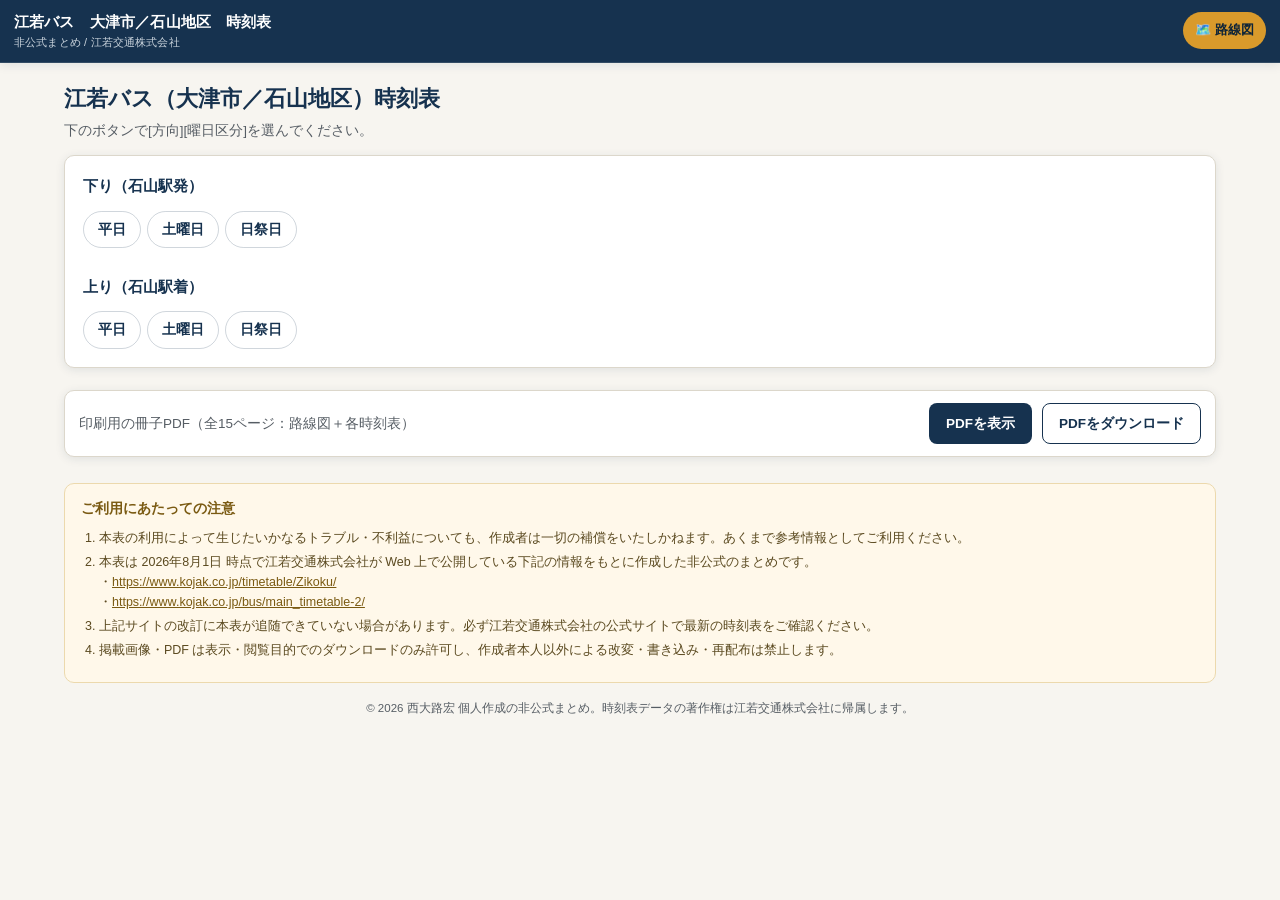
<file: index.html>
<!DOCTYPE html>
<html lang="ja">
<head>
 <!-- Google tag (gtag.js) -->
<script async src="https://www.googletagmanager.com/gtag/js?id=G-2DYWLZQLLW"></script>
<script>
  window.dataLayer = window.dataLayer || [];
  function gtag(){dataLayer.push(arguments);}
  gtag('js', new Date());
  gtag('config', 'G-2DYWLZQLLW');
</script>
<meta charset="UTF-8">
<meta name="viewport" content="width=device-width, initial-scale=1, viewport-fit=cover">
<title>トップ | 江若バス　大津市／石山地区　時刻表</title>
<meta name="description" content="江若バス 大津市／石山地区 時刻表 まとめサイト">
<link rel="stylesheet" href="assets/style.css">
</head>
<body>
<div id="site-nav"></div>

<main>
  <div class="page-head">
    <!--
<p>石山駅, 松原, 栄町, 唐橋前, 京阪石山寺, 石山寺山門前, 大浜, 石山小学校前, 石山幼稚園前, 野々宮, 滋賀大西門, 北千町, 中千町, 赤尾町, 南郷中学校, 南郷二丁目, 南郷二丁目東, 滋賀大前, 平津, 赤川, 南郷1丁目, 南郷洗堰, 南郷温泉, 岡の平, 新浜, 蛙岩, 立木観音前, 鹿跳岩, 宮前橋, 大石小学校, 宮前橋, 白州不動尊前, 外畑, 東大石淀町, 西大石淀町, ゴルフ場前, 曽束口, 曽束中, 曽束,曽束中, 曽束口, 内畑, 桜谷口, 桜谷中央, 極楽橋, 桜公園東, 桜谷中央, 桜谷口, 大石小学校, 大石中, 龍門, 奥出, 小田原口, 小田原
</p>
-->
    <h1>江若バス（大津市／石山地区）時刻表</h1>
    <p>下のボタンで[方向][曜日区分]を選んでください。</p>
  </div>

  <div class="sheet" style="padding:18px;">
    <h2 style="margin-top:0;font-size:15px;color:var(--navy);">下り（石山駅発）</h2>
    <div class="nav-cat" style="background:transparent;padding:0 0 14px;">
      <a class="tab" style="border-color:#16324f33;color:#16324f;" href="heijitsu-kudari.html">平日</a>
      <a class="tab" style="border-color:#16324f33;color:#16324f;" href="doyo-kudari.html">土曜日</a>
      <a class="tab" style="border-color:#16324f33;color:#16324f;" href="nichisai-kudari.html">日祭日</a>
    </div>
    <h2 style="font-size:15px;color:var(--navy);">上り（石山駅着）</h2>
    <div class="nav-cat" style="background:transparent;padding:0;">
      <a class="tab" style="border-color:#16324f33;color:#16324f;" href="heijitsu-nobori.html">平日</a>
      <a class="tab" style="border-color:#16324f33;color:#16324f;" href="doyo-nobori.html">土曜日</a>
      <a class="tab" style="border-color:#16324f33;color:#16324f;" href="nichisai-nobori.html">日祭日</a>
    </div>
  </div>

  <div class="pdf-cta">
    <div class="txt">印刷用の冊子PDF（全15ページ：路線図＋各時刻表）</div>
    <a class="btn btn-primary" href="pdf/kojak-timetable.pdf" target="_blank" rel="noopener">PDFを表示</a>
    <a class="btn btn-outline" href="pdf/kojak-timetable.pdf" download>PDFをダウンロード</a>
  </div>

<section class="notice">
  <h2>ご利用にあたっての注意</h2>
  <ol>
    <li>本表の利用によって生じたいかなるトラブル・不利益についても、作成者は一切の補償をいたしかねます。あくまで参考情報としてご利用ください。</li>
    <li>本表は 2026年8月1日 時点で江若交通株式会社が Web 上で公開している下記の情報をもとに作成した非公式のまとめです。<br>
      ・<a href="https://www.kojak.co.jp/timetable/Zikoku/" target="_blank" rel="noopener">https://www.kojak.co.jp/timetable/Zikoku/</a><br>
      ・<a href="https://www.kojak.co.jp/bus/main_timetable-2/" target="_blank" rel="noopener">https://www.kojak.co.jp/bus/main_timetable-2/</a>
    </li>
    <li>上記サイトの改訂に本表が追随できていない場合があります。必ず江若交通株式会社の公式サイトで最新の時刻表をご確認ください。</li>
    <li>掲載画像・PDF は表示・閲覧目的でのダウンロードのみ許可し、作成者本人以外による改変・書き込み・再配布は禁止します。</li>
  </ol>
</section>

<footer>
  &copy; 2026 西大路宏 個人作成の非公式まとめ。時刻表データの著作権は江若交通株式会社に帰属します。
</footer>

<script>
  window.PAGE_TYPE = "top";
  
</script>
<script src="assets/nav.js" defer></script>
</body>
</html>
</file>
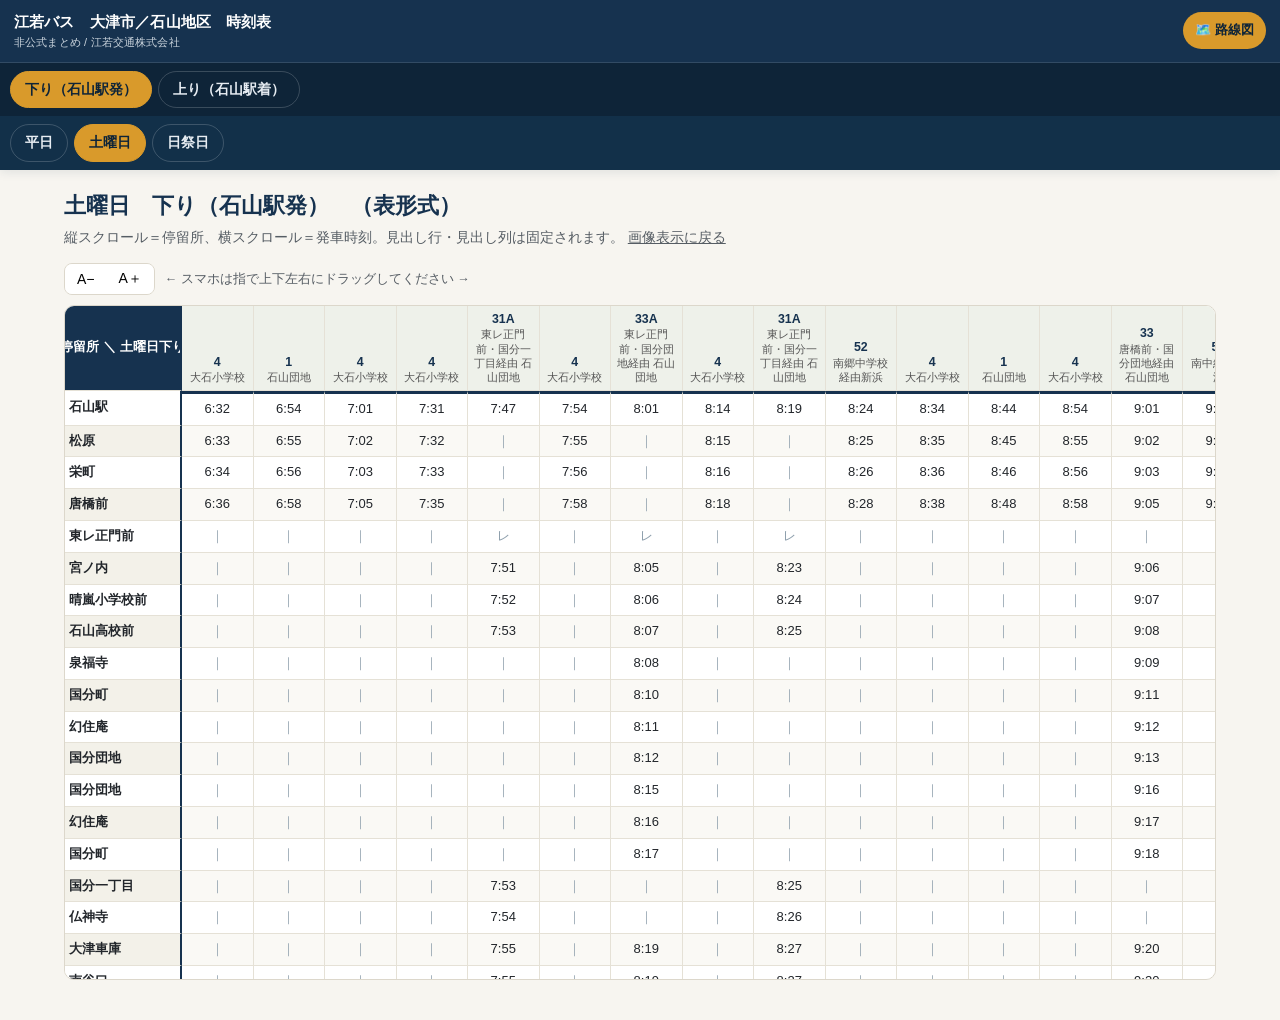
<file: doyo-kudari-table.html>
<!DOCTYPE html>
<html lang="ja">
<head>
<meta charset="UTF-8">
<meta name="viewport" content="width=device-width, initial-scale=1, viewport-fit=cover">
<title>土曜日 下り 表形式 | 江若バス（大石小学校線）時刻表</title>
<link rel="stylesheet" href="assets/style.css">
<link rel="stylesheet" href="assets/timetable-viewer.css">
</head>
<body>
<div id="site-nav"></div>

<main>
  <div class="page-head">
    <h1>土曜日　下り（石山駅発）　（表形式）</h1>
    <p>縦スクロール＝停留所、横スクロール＝発車時刻。見出し行・見出し列は固定されます。
      <a href="doyo-kudari-table.html">画像表示に戻る</a></p>
  </div>

  <div class="tt-toolbar" id="zoom-bar">
    <span class="tt-zoom">
      <button type="button" data-zoom="out" aria-label="文字を小さく">A−</button>
      <button type="button" data-zoom="in" aria-label="文字を大きく">A＋</button>
    </span>
    <span class="hint">← スマホは指で上下左右にドラッグしてください →</span>
  </div>

  <div class="tt-wrap" id="tt-mount">
    <p style="padding:20px;color:#888;">データを読み込み中…（data/doyo-kudari.json が見つからない場合はここに表示されません。scripts/xlsx_to_json.py で生成してください）</p>
  </div>
</main>

<script src="assets/nav.js" defer></script>
<script src="assets/timetable-viewer.js"></script>
<script>
  window.PAGE_TYPE = "timetable";
  window.PAGE_CAT = "doyo";
  window.PAGE_DIR = "kudari";

  fetch("data/doyo-kudari.json")
    .then(function (r) { if (!r.ok) throw new Error("not found"); return r.json(); })
    .then(function (data) {
      renderTimetable("tt-mount", data, { cornerLabel: "停留所 ＼ 土曜日下り" });
      setupTimetableZoom("zoom-bar", "#tt-mount");
    })
    .catch(function () {
      document.getElementById("tt-mount").innerHTML =
        '<p style="padding:20px;color:#b00;">data/doyo-kudari.json が読み込めませんでした。scripts/xlsx_to_json.py で生成し、data/ フォルダに配置してください。</p>';
    });
</script>
</body>
</html>
</file>
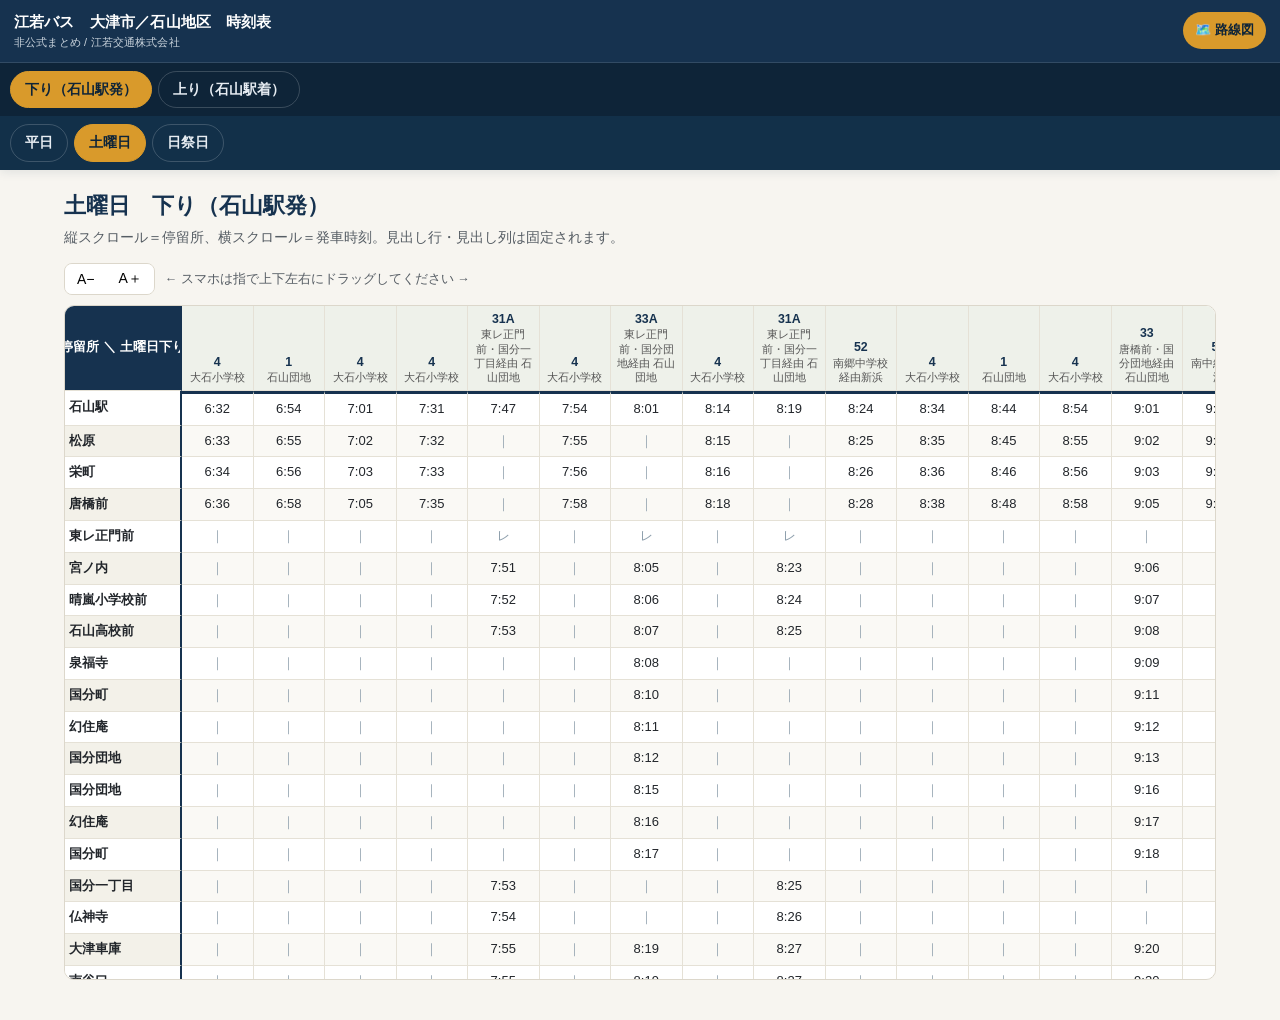
<file: doyo-kudari.html>
<!DOCTYPE html>
<html lang="ja">
<head>
<meta charset="UTF-8">
<meta name="viewport" content="width=device-width, initial-scale=1, viewport-fit=cover">
<title>土曜日 下り | 江若バス（大石小学校線）時刻表</title>
<link rel="stylesheet" href="assets/style.css">
<link rel="stylesheet" href="assets/timetable-viewer.css">
</head>
<body>
<div id="site-nav"></div>

<main>
  <div class="page-head">
    <h1>土曜日　下り（石山駅発）</h1>
    <p>縦スクロール＝停留所、横スクロール＝発車時刻。見出し行・見出し列は固定されます。
 <!--     <a href="doyo-kudari.html">画像表示に戻る</a></p> -->
  </div>

  <div class="tt-toolbar" id="zoom-bar">
    <span class="tt-zoom">
      <button type="button" data-zoom="out" aria-label="文字を小さく">A−</button>
      <button type="button" data-zoom="in" aria-label="文字を大きく">A＋</button>
    </span>
    <span class="hint">← スマホは指で上下左右にドラッグしてください →</span>
  </div>

  <div class="tt-wrap" id="tt-mount">
    <p style="padding:20px;color:#888;">データを読み込み中…（data/doyo-kudari.json が見つからない場合はここに表示されません。scripts/xlsx_to_json.py で生成してください）</p>
  </div>
</main>

<script src="assets/nav.js" defer></script>
<script src="assets/timetable-viewer.js"></script>
<script>
  window.PAGE_TYPE = "timetable";
  window.PAGE_CAT = "doyo";
  window.PAGE_DIR = "kudari";

  fetch("data/doyo-kudari.json")
    .then(function (r) { if (!r.ok) throw new Error("not found"); return r.json(); })
    .then(function (data) {
      renderTimetable("tt-mount", data, { cornerLabel: "停留所 ＼ 土曜日下り" });
      setupTimetableZoom("zoom-bar", "#tt-mount");
    })
    .catch(function () {
      document.getElementById("tt-mount").innerHTML =
        '<p style="padding:20px;color:#b00;">data/doyo-kudari.json が読み込めませんでした。scripts/xlsx_to_json.py で生成し、data/ フォルダに配置してください。</p>';
    });
</script>
</body>
</html>
</file>
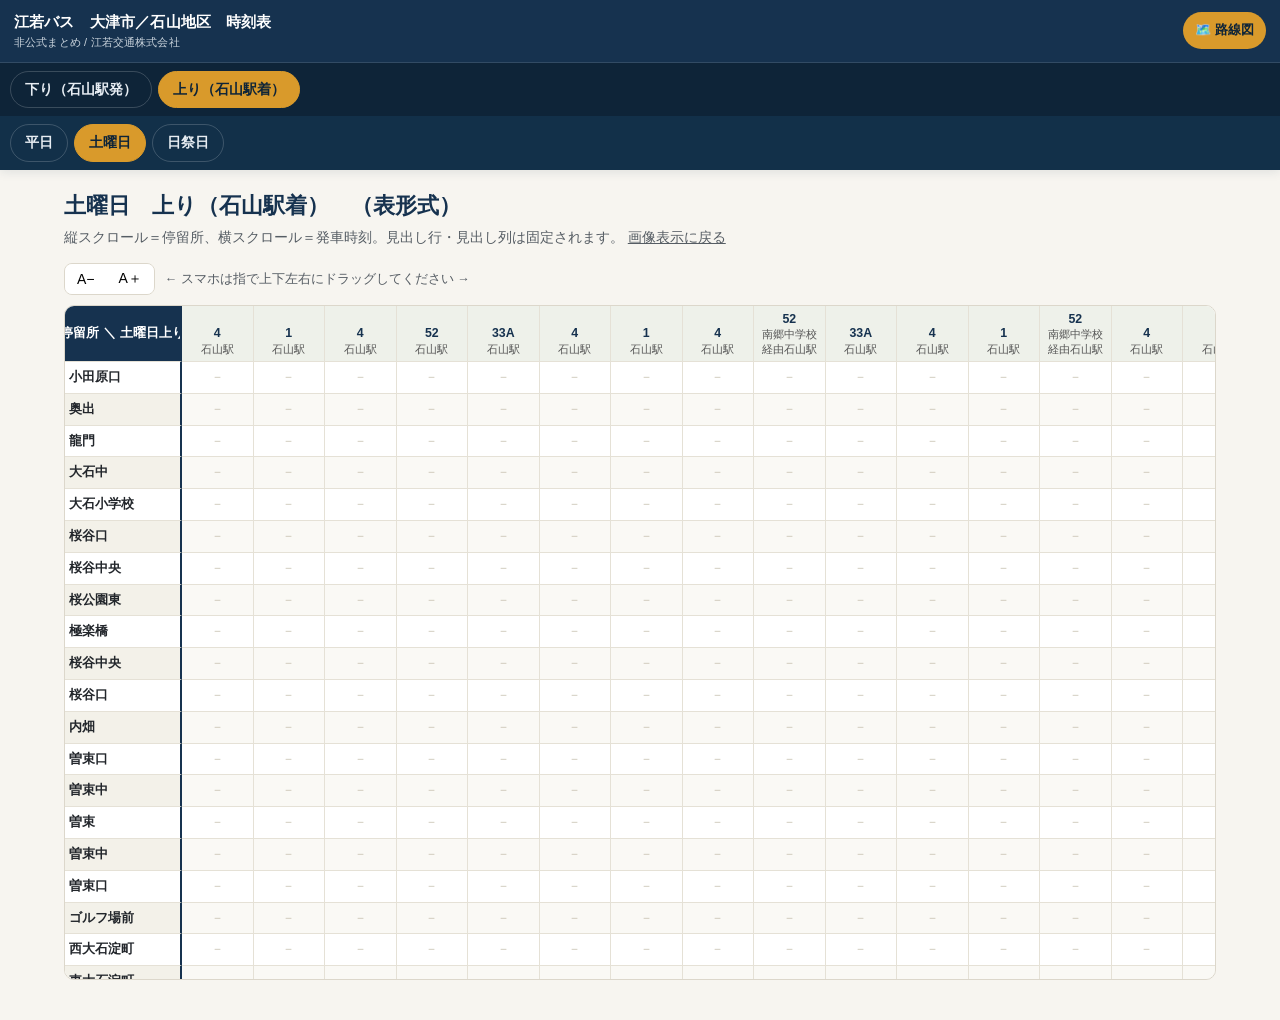
<file: doyo-nobori-table.html>
<!DOCTYPE html>
<html lang="ja">
<head>
<meta charset="UTF-8">
<meta name="viewport" content="width=device-width, initial-scale=1, viewport-fit=cover">
<title>土曜日 上り 表形式 | 江若バス（大石小学校線）時刻表</title>
<link rel="stylesheet" href="assets/style.css">
<link rel="stylesheet" href="assets/timetable-viewer.css">
</head>
<body>
<div id="site-nav"></div>

<main>
  <div class="page-head">
    <h1>土曜日　上り（石山駅着）　（表形式）</h1>
    <p>縦スクロール＝停留所、横スクロール＝発車時刻。見出し行・見出し列は固定されます。
      <a href="doyo-nobori-table.html">画像表示に戻る</a></p>
  </div>

  <div class="tt-toolbar" id="zoom-bar">
    <span class="tt-zoom">
      <button type="button" data-zoom="out" aria-label="文字を小さく">A−</button>
      <button type="button" data-zoom="in" aria-label="文字を大きく">A＋</button>
    </span>
    <span class="hint">← スマホは指で上下左右にドラッグしてください →</span>
  </div>

  <div class="tt-wrap" id="tt-mount">
    <p style="padding:20px;color:#888;">データを読み込み中…（data/doyo-nobori.json が見つからない場合はここに表示されません。scripts/xlsx_to_json.py で生成してください）</p>
  </div>
</main>

<script src="assets/nav.js" defer></script>
<script src="assets/timetable-viewer.js"></script>
<script>
  window.PAGE_TYPE = "timetable";
  window.PAGE_CAT = "doyo";
  window.PAGE_DIR = "nobori";

  fetch("data/doyo-nobori.json")
    .then(function (r) { if (!r.ok) throw new Error("not found"); return r.json(); })
    .then(function (data) {
      renderTimetable("tt-mount", data, { cornerLabel: "停留所 ＼ 土曜日上り" });
      setupTimetableZoom("zoom-bar", "#tt-mount");
    })
    .catch(function () {
      document.getElementById("tt-mount").innerHTML =
        '<p style="padding:20px;color:#b00;">data/doyo-nobori.json が読み込めませんでした。scripts/xlsx_to_json.py で生成し、data/ フォルダに配置してください。</p>';
    });
</script>
</body>
</html>
</file>
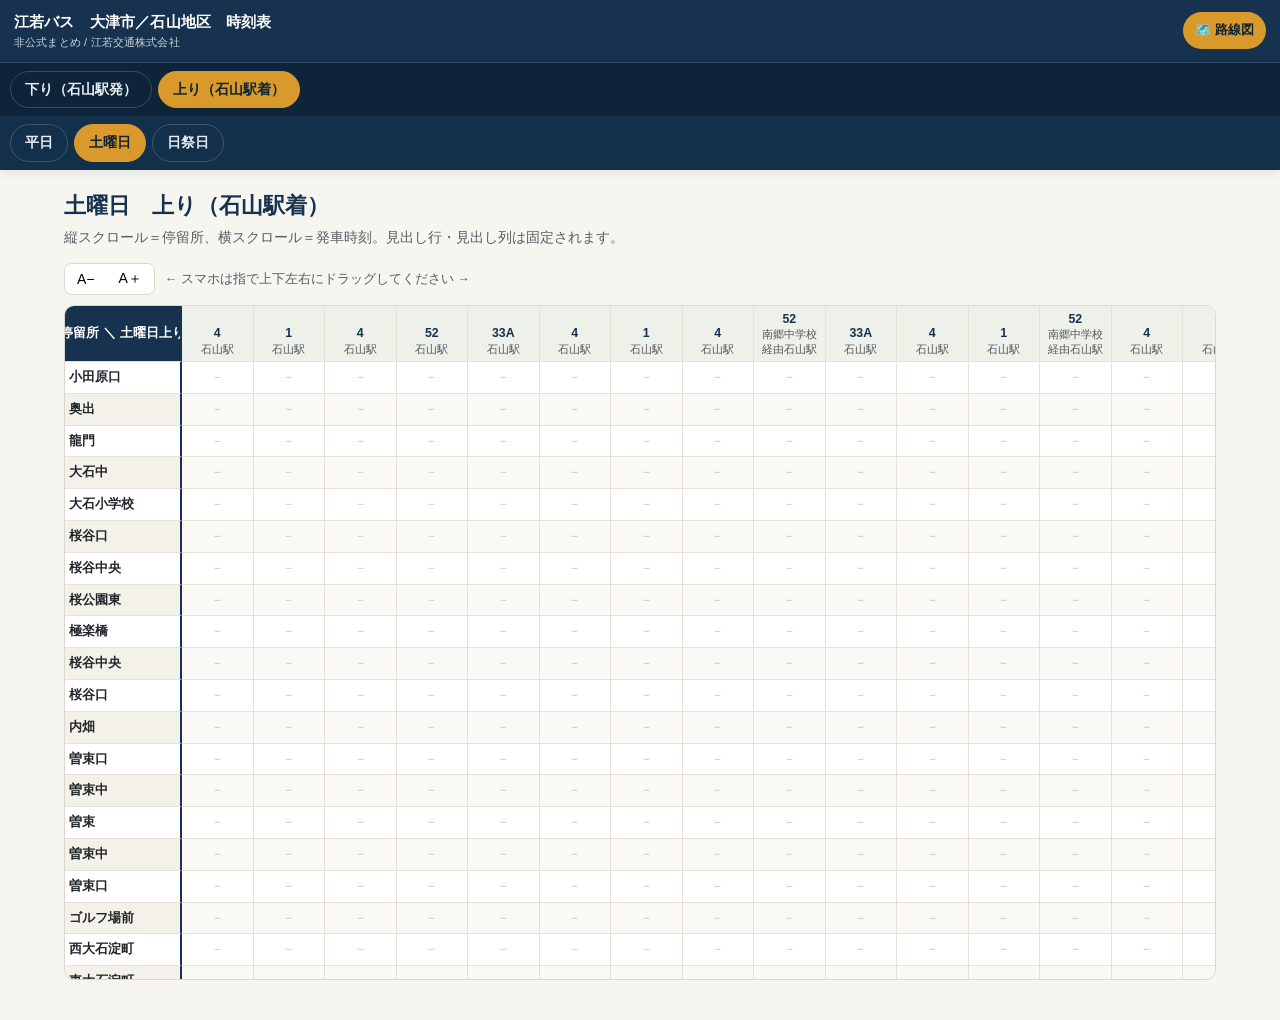
<file: doyo-nobori.html>
<!DOCTYPE html>
<html lang="ja">
<head>
<meta charset="UTF-8">
<meta name="viewport" content="width=device-width, initial-scale=1, viewport-fit=cover">
<title>土曜日 上り | 江若バス（大石小学校線）時刻表</title>
<link rel="stylesheet" href="assets/style.css">
<link rel="stylesheet" href="assets/timetable-viewer.css">
</head>
<body>
<div id="site-nav"></div>

<main>
  <div class="page-head">
    <h1>土曜日　上り（石山駅着）</h1>
    <p>縦スクロール＝停留所、横スクロール＝発車時刻。見出し行・見出し列は固定されます。
   <!--   <a href="doyo-nobori.html">画像表示に戻る</a></p> -->
  </div>

  <div class="tt-toolbar" id="zoom-bar">
    <span class="tt-zoom">
      <button type="button" data-zoom="out" aria-label="文字を小さく">A−</button>
      <button type="button" data-zoom="in" aria-label="文字を大きく">A＋</button>
    </span>
    <span class="hint">← スマホは指で上下左右にドラッグしてください →</span>
  </div>

  <div class="tt-wrap" id="tt-mount">
    <p style="padding:20px;color:#888;">データを読み込み中…（data/doyo-nobori.json が見つからない場合はここに表示されません。scripts/xlsx_to_json.py で生成してください）</p>
  </div>
</main>

<script src="assets/nav.js" defer></script>
<script src="assets/timetable-viewer.js"></script>
<script>
  window.PAGE_TYPE = "timetable";
  window.PAGE_CAT = "doyo";
  window.PAGE_DIR = "nobori";

  fetch("data/doyo-nobori.json")
    .then(function (r) { if (!r.ok) throw new Error("not found"); return r.json(); })
    .then(function (data) {
      renderTimetable("tt-mount", data, { cornerLabel: "停留所 ＼ 土曜日上り" });
      setupTimetableZoom("zoom-bar", "#tt-mount");
    })
    .catch(function () {
      document.getElementById("tt-mount").innerHTML =
        '<p style="padding:20px;color:#b00;">data/doyo-nobori.json が読み込めませんでした。scripts/xlsx_to_json.py で生成し、data/ フォルダに配置してください。</p>';
    });
</script>
</body>
</html>
</file>
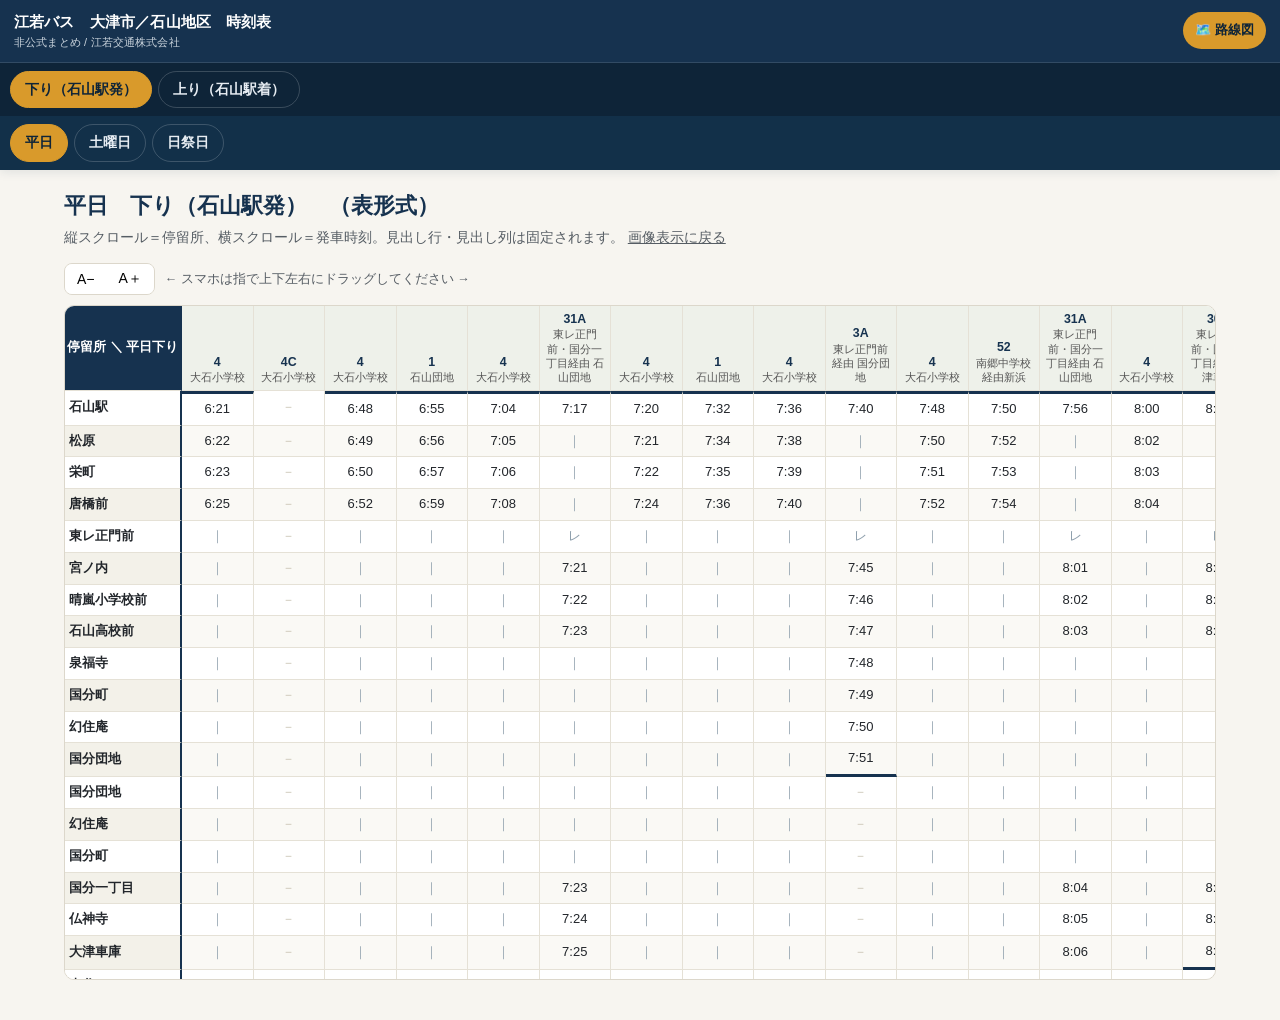
<file: heijitsu-kudari-table.html>
<!DOCTYPE html>
<html lang="ja">
<head>
<meta charset="UTF-8">
<meta name="viewport" content="width=device-width, initial-scale=1, viewport-fit=cover">
<title>平日 下り 表形式 | 江若バス（大石小学校線）時刻表</title>
<link rel="stylesheet" href="assets/style.css">
<link rel="stylesheet" href="assets/timetable-viewer.css">
</head>
<body>
<div id="site-nav"></div>

<main>
  <div class="page-head">
    <h1>平日　下り（石山駅発）　（表形式）</h1>
    <p>縦スクロール＝停留所、横スクロール＝発車時刻。見出し行・見出し列は固定されます。
      <a href="heijitsu-kudari-table.html">画像表示に戻る</a></p>
  </div>

  <div class="tt-toolbar" id="zoom-bar">
    <span class="tt-zoom">
      <button type="button" data-zoom="out" aria-label="文字を小さく">A−</button>
      <button type="button" data-zoom="in" aria-label="文字を大きく">A＋</button>
    </span>
    <span class="hint">← スマホは指で上下左右にドラッグしてください →</span>
  </div>

  <div class="tt-wrap" id="tt-mount">
    <p style="padding:20px;color:#888;">データを読み込み中…（data/heijitsu-kudari.json が見つからない場合はここに表示されません。scripts/xlsx_to_json.py で生成してください）</p>
  </div>
</main>

<script src="assets/nav.js" defer></script>
<script src="assets/timetable-viewer.js"></script>
<script>
  window.PAGE_TYPE = "timetable";
  window.PAGE_CAT = "heijitsu";
  window.PAGE_DIR = "kudari";

  fetch("data/heijitsu-kudari.json")
    .then(function (r) { if (!r.ok) throw new Error("not found"); return r.json(); })
    .then(function (data) {
      renderTimetable("tt-mount", data, { cornerLabel: "停留所 ＼ 平日下り" });
      setupTimetableZoom("zoom-bar", "#tt-mount");
    })
    .catch(function () {
      document.getElementById("tt-mount").innerHTML =
        '<p style="padding:20px;color:#b00;">data/heijitsu-kudari.json が読み込めませんでした。scripts/xlsx_to_json.py で生成し、data/ フォルダに配置してください。</p>';
    });
</script>
</body>
</html>
</file>
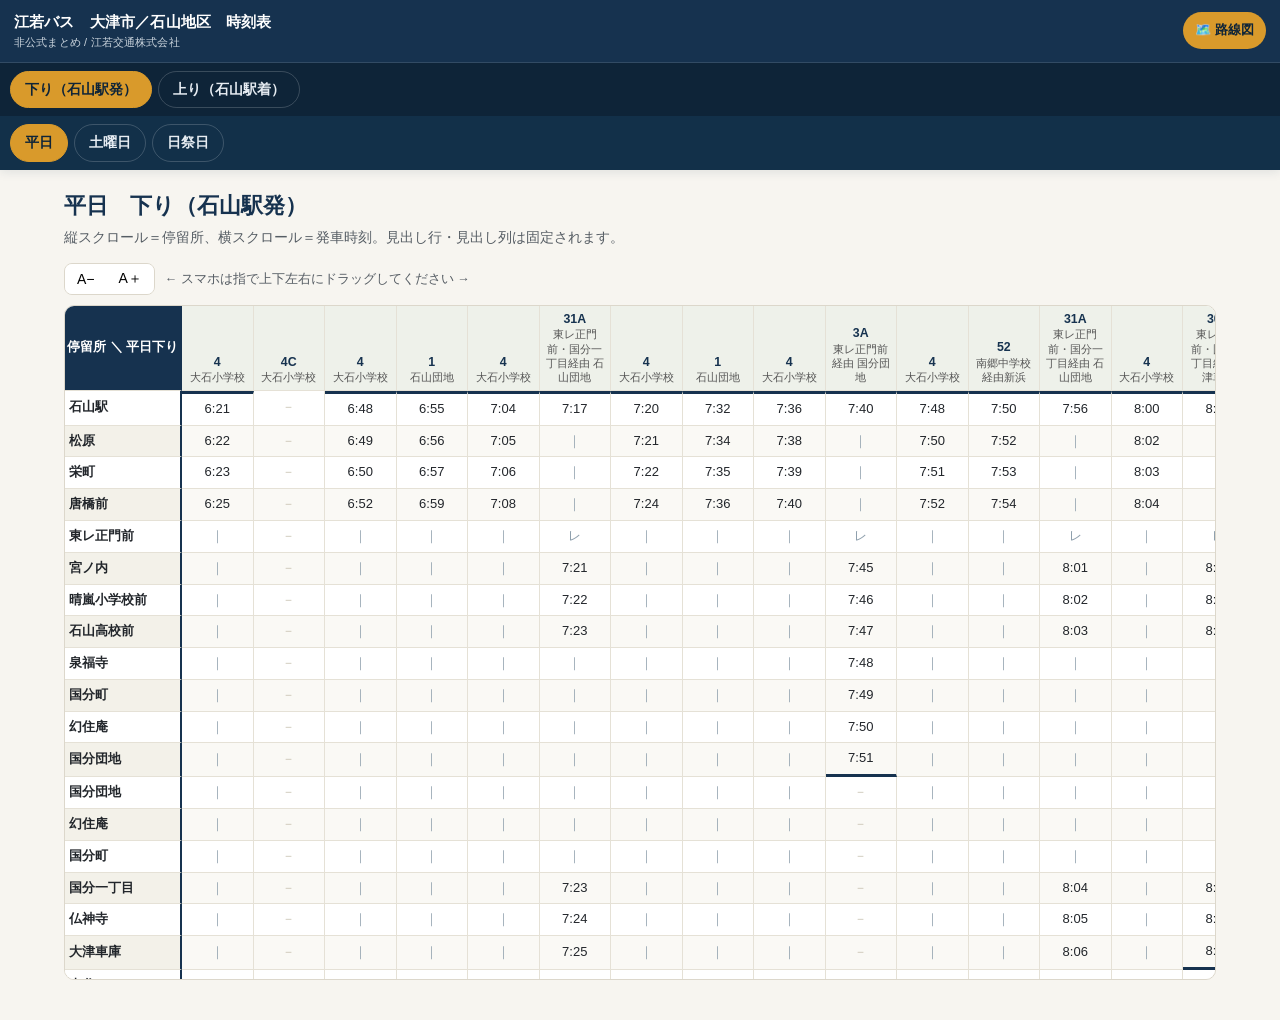
<file: heijitsu-kudari.html>
<!DOCTYPE html>
<html lang="ja">
<head>
<meta charset="UTF-8">
<meta name="viewport" content="width=device-width, initial-scale=1, viewport-fit=cover">
<title>平日 下り | 江若バス（大石小学校線）時刻表</title>
<link rel="stylesheet" href="assets/style.css">
<link rel="stylesheet" href="assets/timetable-viewer.css">
</head>
<body>
<div id="site-nav"></div>

<main>
  <div class="page-head">
    <h1>平日　下り（石山駅発）</h1>
    <p>縦スクロール＝停留所、横スクロール＝発車時刻。見出し行・見出し列は固定されます。
    <!--      <a href="heijitsu-kudari.html">画像表示に戻る</a>    -->
    </p>
  </div>

  <div class="tt-toolbar" id="zoom-bar">
    <span class="tt-zoom">
      <button type="button" data-zoom="out" aria-label="文字を小さく">A−</button>
      <button type="button" data-zoom="in" aria-label="文字を大きく">A＋</button>
    </span>
    <span class="hint">← スマホは指で上下左右にドラッグしてください →</span>
  </div>

  <div class="tt-wrap" id="tt-mount">
    <p style="padding:20px;color:#888;">データを読み込み中…（data/heijitsu-kudari.json が見つからない場合はここに表示されません。scripts/xlsx_to_json.py で生成してください）</p>
  </div>
</main>

<script src="assets/nav.js" defer></script>
<script src="assets/timetable-viewer.js"></script>
<script>
  window.PAGE_TYPE = "timetable";
  window.PAGE_CAT = "heijitsu";
  window.PAGE_DIR = "kudari";

  fetch("data/heijitsu-kudari.json")
    .then(function (r) { if (!r.ok) throw new Error("not found"); return r.json(); })
    .then(function (data) {
      renderTimetable("tt-mount", data, { cornerLabel: "停留所 ＼ 平日下り" });
      setupTimetableZoom("zoom-bar", "#tt-mount");
    })
    .catch(function () {
      document.getElementById("tt-mount").innerHTML =
        '<p style="padding:20px;color:#b00;">data/heijitsu-kudari.json が読み込めませんでした。scripts/xlsx_to_json.py で生成し、data/ フォルダに配置してください。</p>';
    });
</script>
</body>
</html>
</file>
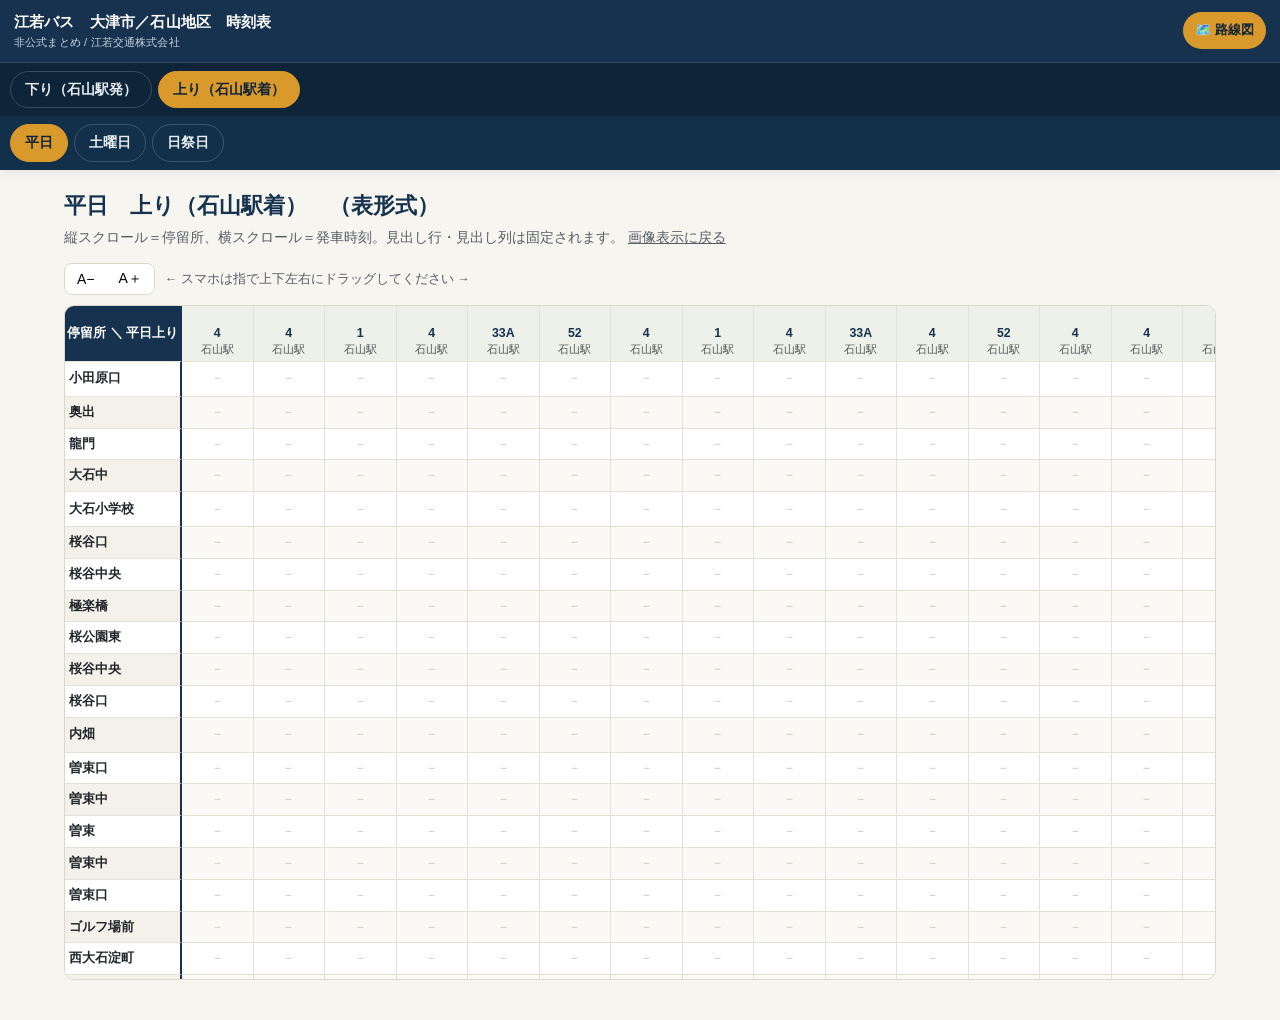
<file: heijitsu-nobori-table.html>
<!DOCTYPE html>
<html lang="ja">
<head>
<meta charset="UTF-8">
<meta name="viewport" content="width=device-width, initial-scale=1, viewport-fit=cover">
<title>平日 上り 表形式 | 江若バス（大石小学校線）時刻表</title>
<link rel="stylesheet" href="assets/style.css">
<link rel="stylesheet" href="assets/timetable-viewer.css">
</head>
<body>
<div id="site-nav"></div>

<main>
  <div class="page-head">
    <h1>平日　上り（石山駅着）　（表形式）</h1>
    <p>縦スクロール＝停留所、横スクロール＝発車時刻。見出し行・見出し列は固定されます。
      <a href="heijitsu-nobori-table.html">画像表示に戻る</a></p>
  </div>

  <div class="tt-toolbar" id="zoom-bar">
    <span class="tt-zoom">
      <button type="button" data-zoom="out" aria-label="文字を小さく">A−</button>
      <button type="button" data-zoom="in" aria-label="文字を大きく">A＋</button>
    </span>
    <span class="hint">← スマホは指で上下左右にドラッグしてください →</span>
  </div>

  <div class="tt-wrap" id="tt-mount">
    <p style="padding:20px;color:#888;">データを読み込み中…（data/heijitsu-nobori.json が見つからない場合はここに表示されません。scripts/xlsx_to_json.py で生成してください）</p>
  </div>
</main>

<script src="assets/nav.js" defer></script>
<script src="assets/timetable-viewer.js"></script>
<script>
  window.PAGE_TYPE = "timetable";
  window.PAGE_CAT = "heijitsu";
  window.PAGE_DIR = "nobori";

  fetch("data/heijitsu-nobori.json")
    .then(function (r) { if (!r.ok) throw new Error("not found"); return r.json(); })
    .then(function (data) {
      renderTimetable("tt-mount", data, { cornerLabel: "停留所 ＼ 平日上り" });
      setupTimetableZoom("zoom-bar", "#tt-mount");
    })
    .catch(function () {
      document.getElementById("tt-mount").innerHTML =
        '<p style="padding:20px;color:#b00;">data/heijitsu-nobori.json が読み込めませんでした。scripts/xlsx_to_json.py で生成し、data/ フォルダに配置してください。</p>';
    });
</script>
</body>
</html>
</file>
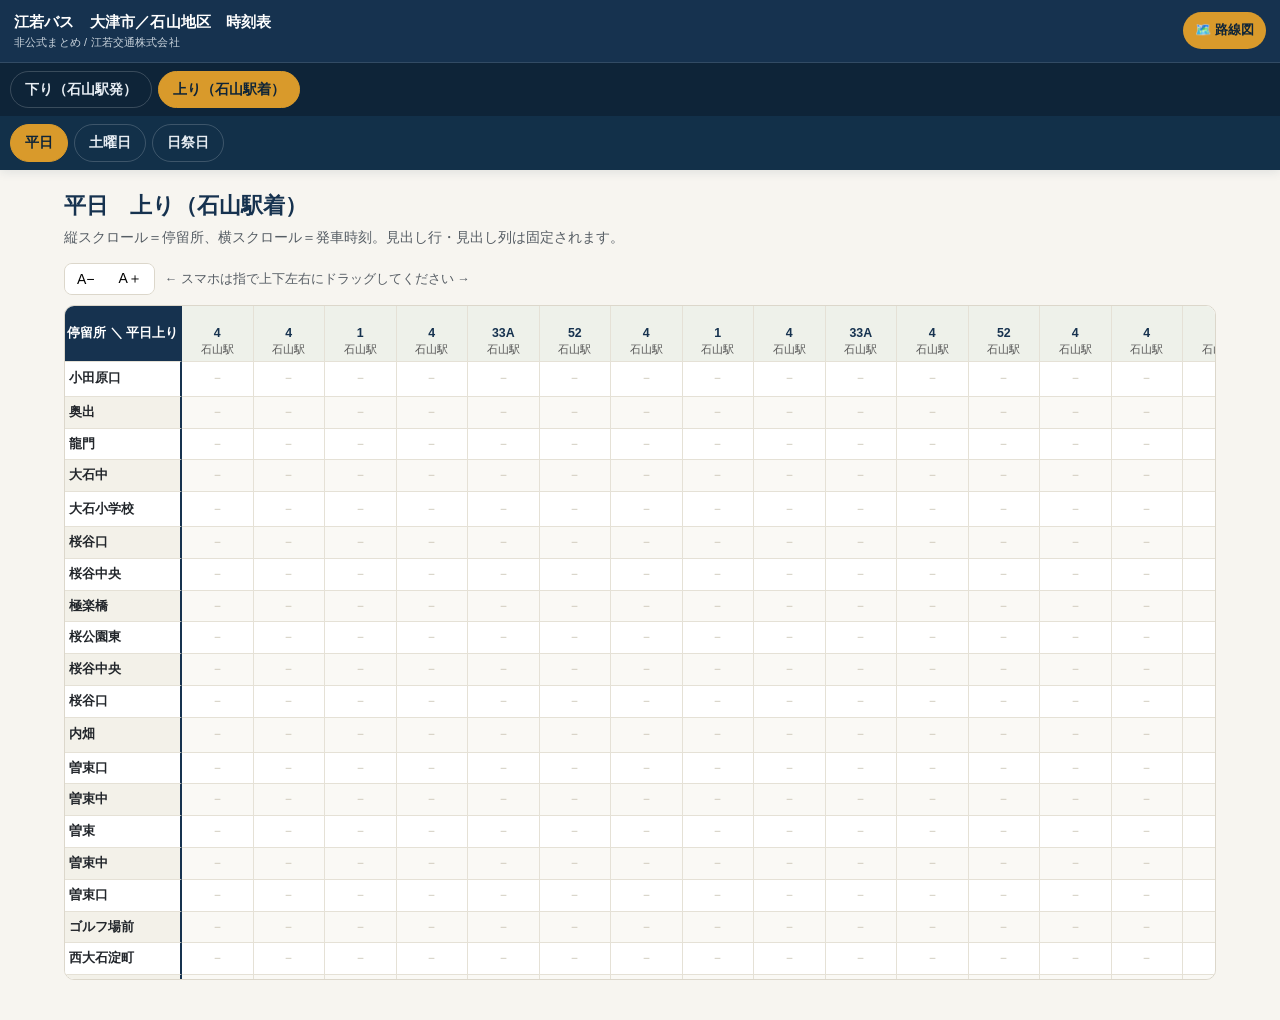
<file: heijitsu-nobori.html>
<!DOCTYPE html>
<html lang="ja">
<head>
<meta charset="UTF-8">
<meta name="viewport" content="width=device-width, initial-scale=1, viewport-fit=cover">
<title>平日 上り | 江若バス（大石小学校線）時刻表</title>
<link rel="stylesheet" href="assets/style.css">
<link rel="stylesheet" href="assets/timetable-viewer.css">
</head>
<body>
<div id="site-nav"></div>

<main>
  <div class="page-head">
    <h1>平日　上り（石山駅着）</h1>
    <p>縦スクロール＝停留所、横スクロール＝発車時刻。見出し行・見出し列は固定されます。
   <!--   <a href="heijitsu-nobori.html">画像表示に戻る</a></p> -->
  </div>

  <div class="tt-toolbar" id="zoom-bar">
    <span class="tt-zoom">
      <button type="button" data-zoom="out" aria-label="文字を小さく">A−</button>
      <button type="button" data-zoom="in" aria-label="文字を大きく">A＋</button>
    </span>
    <span class="hint">← スマホは指で上下左右にドラッグしてください →</span>
  </div>

  <div class="tt-wrap" id="tt-mount">
    <p style="padding:20px;color:#888;">データを読み込み中…（data/heijitsu-nobori.json が見つからない場合はここに表示されません。scripts/xlsx_to_json.py で生成してください）</p>
  </div>
</main>

<script src="assets/nav.js" defer></script>
<script src="assets/timetable-viewer.js"></script>
<script>
  window.PAGE_TYPE = "timetable";
  window.PAGE_CAT = "heijitsu";
  window.PAGE_DIR = "nobori";

  fetch("data/heijitsu-nobori.json")
    .then(function (r) { if (!r.ok) throw new Error("not found"); return r.json(); })
    .then(function (data) {
      renderTimetable("tt-mount", data, { cornerLabel: "停留所 ＼ 平日上り" });
      setupTimetableZoom("zoom-bar", "#tt-mount");
    })
    .catch(function () {
      document.getElementById("tt-mount").innerHTML =
        '<p style="padding:20px;color:#b00;">data/heijitsu-nobori.json が読み込めませんでした。scripts/xlsx_to_json.py で生成し、data/ フォルダに配置してください。</p>';
    });
</script>
</body>
</html>
</file>
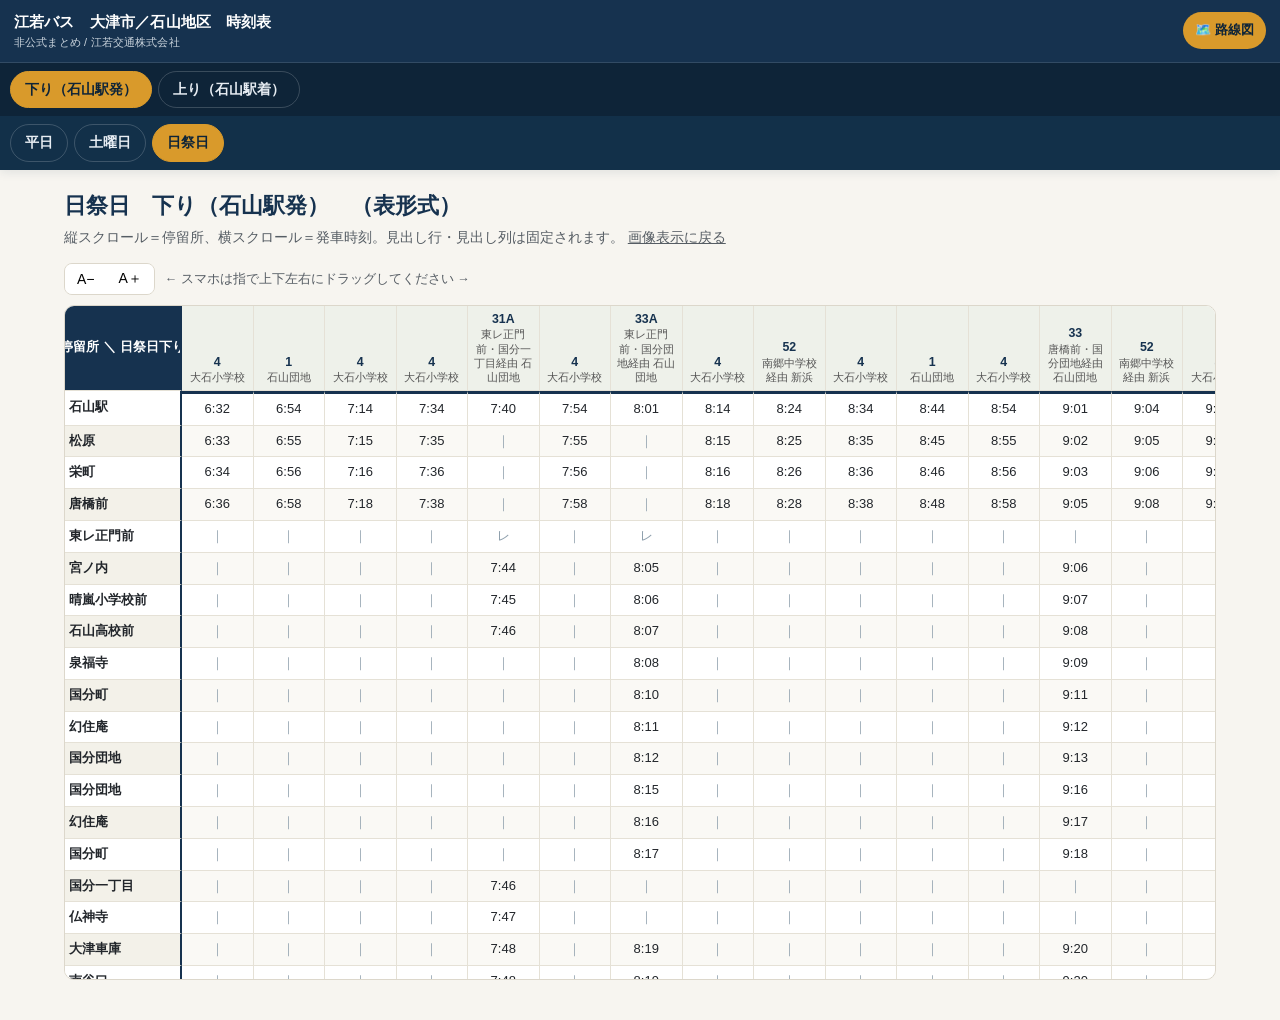
<file: nichisai-kudari-table.html>
<!DOCTYPE html>
<html lang="ja">
<head>
<meta charset="UTF-8">
<meta name="viewport" content="width=device-width, initial-scale=1, viewport-fit=cover">
<title>日祭日 下り 表形式 | 江若バス（大石小学校線）時刻表</title>
<link rel="stylesheet" href="assets/style.css">
<link rel="stylesheet" href="assets/timetable-viewer.css">
</head>
<body>
<div id="site-nav"></div>

<main>
  <div class="page-head">
    <h1>日祭日　下り（石山駅発）　（表形式）</h1>
    <p>縦スクロール＝停留所、横スクロール＝発車時刻。見出し行・見出し列は固定されます。
      <a href="nichisai-kudari-table.html">画像表示に戻る</a></p>
  </div>

  <div class="tt-toolbar" id="zoom-bar">
    <span class="tt-zoom">
      <button type="button" data-zoom="out" aria-label="文字を小さく">A−</button>
      <button type="button" data-zoom="in" aria-label="文字を大きく">A＋</button>
    </span>
    <span class="hint">← スマホは指で上下左右にドラッグしてください →</span>
  </div>

  <div class="tt-wrap" id="tt-mount">
    <p style="padding:20px;color:#888;">データを読み込み中…（data/nichisai-kudari.json が見つからない場合はここに表示されません。scripts/xlsx_to_json.py で生成してください）</p>
  </div>
</main>

<script src="assets/nav.js" defer></script>
<script src="assets/timetable-viewer.js"></script>
<script>
  window.PAGE_TYPE = "timetable";
  window.PAGE_CAT = "nichisai";
  window.PAGE_DIR = "kudari";

  fetch("data/nichisai-kudari.json")
    .then(function (r) { if (!r.ok) throw new Error("not found"); return r.json(); })
    .then(function (data) {
      renderTimetable("tt-mount", data, { cornerLabel: "停留所 ＼ 日祭日下り" });
      setupTimetableZoom("zoom-bar", "#tt-mount");
    })
    .catch(function () {
      document.getElementById("tt-mount").innerHTML =
        '<p style="padding:20px;color:#b00;">data/nichisai-kudari.json が読み込めませんでした。scripts/xlsx_to_json.py で生成し、data/ フォルダに配置してください。</p>';
    });
</script>
</body>
</html>
</file>
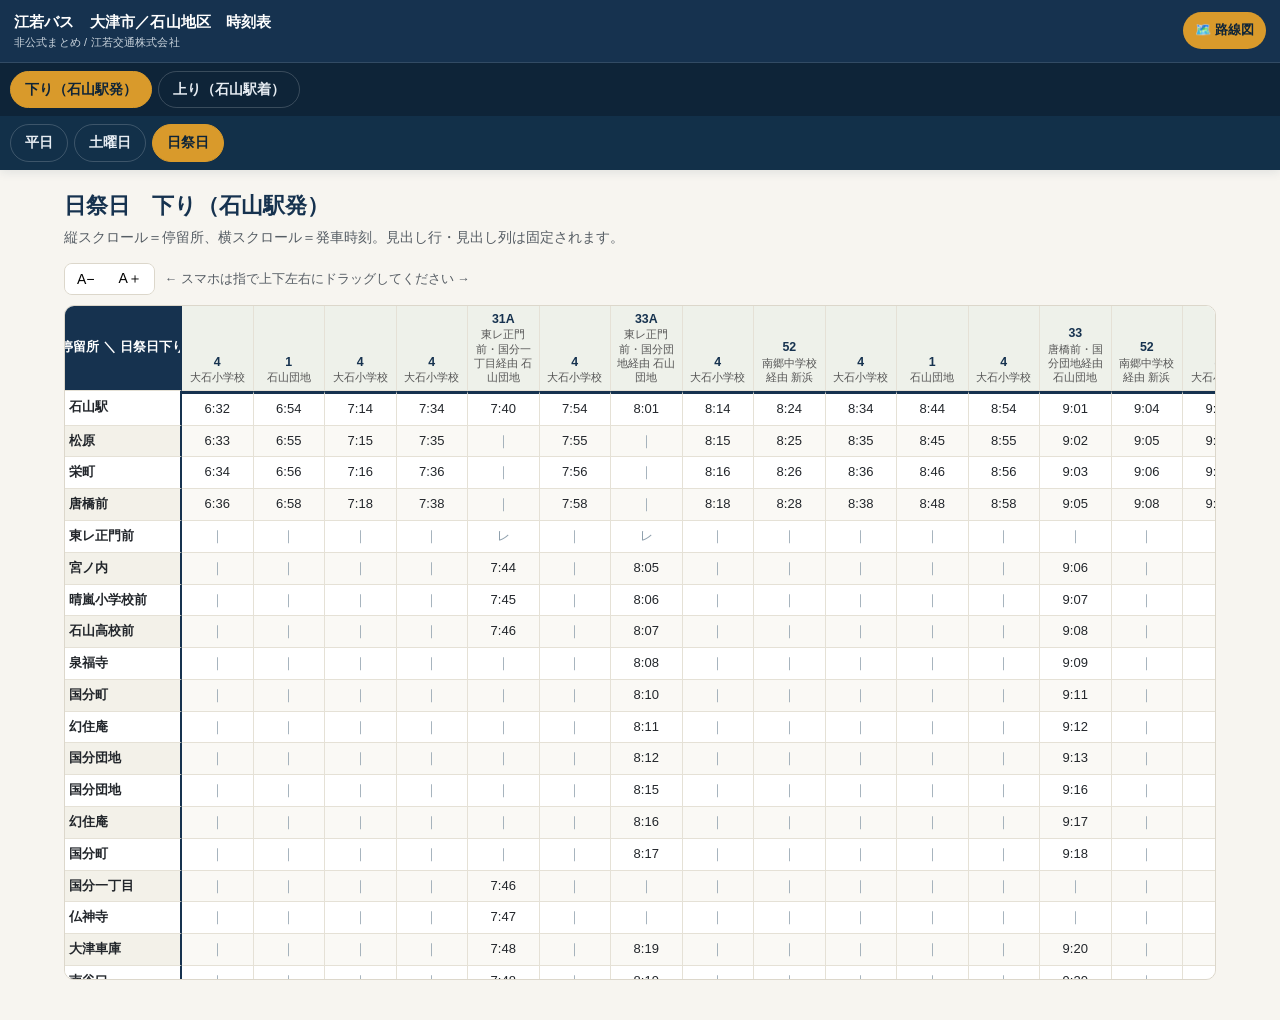
<file: nichisai-kudari.html>
<!DOCTYPE html>
<html lang="ja">
<head>
<meta charset="UTF-8">
<meta name="viewport" content="width=device-width, initial-scale=1, viewport-fit=cover">
<title>日祭日 下り | 江若バス（大石小学校線）時刻表</title>
<link rel="stylesheet" href="assets/style.css">
<link rel="stylesheet" href="assets/timetable-viewer.css">
</head>
<body>
<div id="site-nav"></div>

<main>
  <div class="page-head">
    <h1>日祭日　下り（石山駅発）</h1>
    <p>縦スクロール＝停留所、横スクロール＝発車時刻。見出し行・見出し列は固定されます。
  <!--    <a href="nichisai-kudari.html">画像表示に戻る</a></p> -->
  </div>

  <div class="tt-toolbar" id="zoom-bar">
    <span class="tt-zoom">
      <button type="button" data-zoom="out" aria-label="文字を小さく">A−</button>
      <button type="button" data-zoom="in" aria-label="文字を大きく">A＋</button>
    </span>
    <span class="hint">← スマホは指で上下左右にドラッグしてください →</span>
  </div>

  <div class="tt-wrap" id="tt-mount">
    <p style="padding:20px;color:#888;">データを読み込み中…（data/nichisai-kudari.json が見つからない場合はここに表示されません。scripts/xlsx_to_json.py で生成してください）</p>
  </div>
</main>

<script src="assets/nav.js" defer></script>
<script src="assets/timetable-viewer.js"></script>
<script>
  window.PAGE_TYPE = "timetable";
  window.PAGE_CAT = "nichisai";
  window.PAGE_DIR = "kudari";

  fetch("data/nichisai-kudari.json")
    .then(function (r) { if (!r.ok) throw new Error("not found"); return r.json(); })
    .then(function (data) {
      renderTimetable("tt-mount", data, { cornerLabel: "停留所 ＼ 日祭日下り" });
      setupTimetableZoom("zoom-bar", "#tt-mount");
    })
    .catch(function () {
      document.getElementById("tt-mount").innerHTML =
        '<p style="padding:20px;color:#b00;">data/nichisai-kudari.json が読み込めませんでした。scripts/xlsx_to_json.py で生成し、data/ フォルダに配置してください。</p>';
    });
</script>
</body>
</html>
</file>
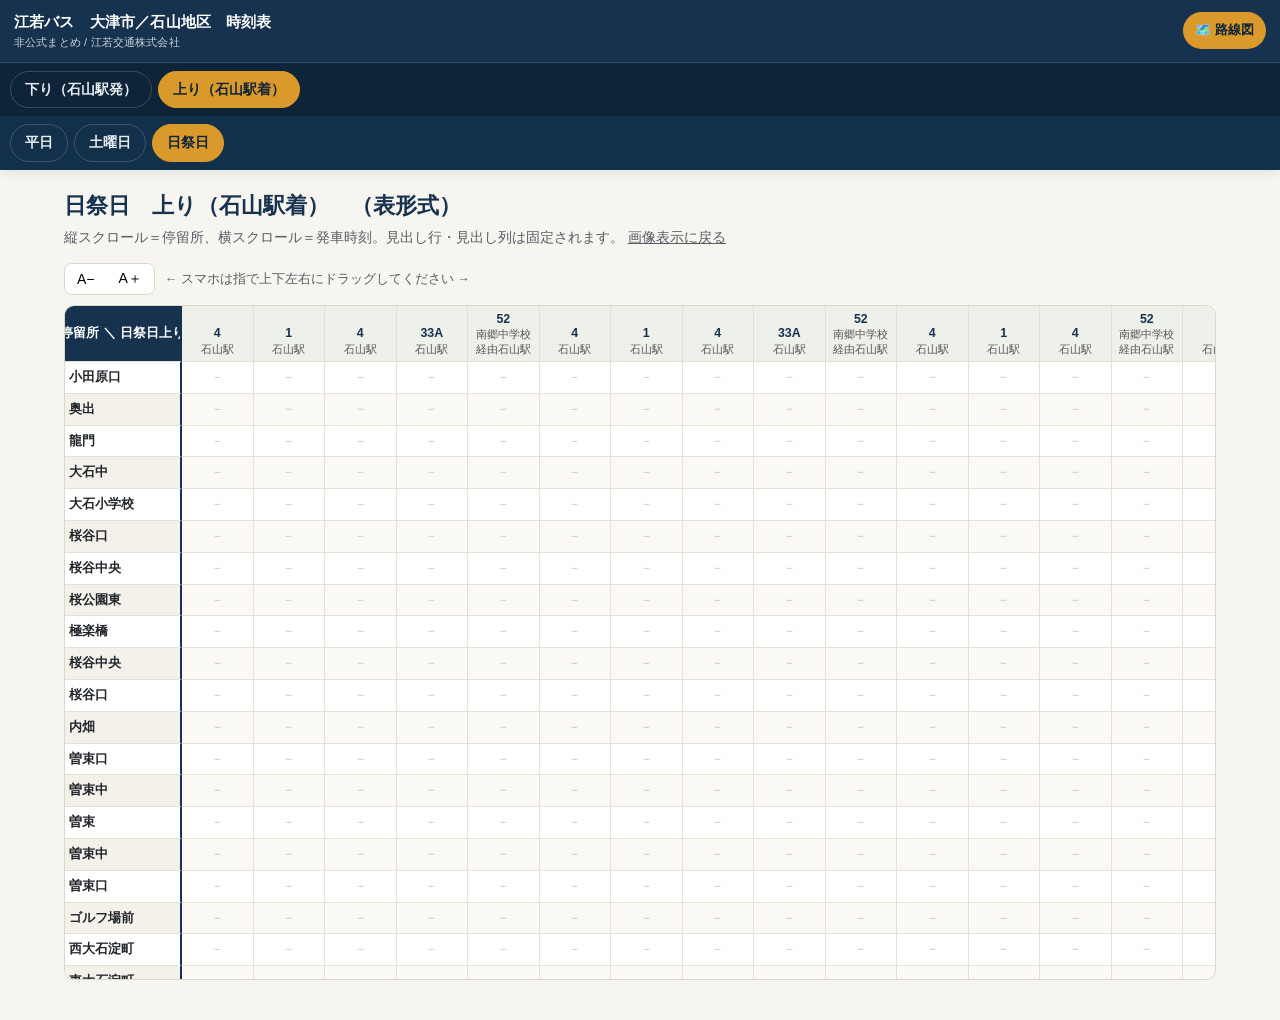
<file: nichisai-nobori-table.html>
<!DOCTYPE html>
<html lang="ja">
<head>
<meta charset="UTF-8">
<meta name="viewport" content="width=device-width, initial-scale=1, viewport-fit=cover">
<title>日祭日 上り 表形式 | 江若バス（大石小学校線）時刻表</title>
<link rel="stylesheet" href="assets/style.css">
<link rel="stylesheet" href="assets/timetable-viewer.css">
</head>
<body>
<div id="site-nav"></div>

<main>
  <div class="page-head">
    <h1>日祭日　上り（石山駅着）　（表形式）</h1>
    <p>縦スクロール＝停留所、横スクロール＝発車時刻。見出し行・見出し列は固定されます。
      <a href="nichisai-nobori-table.html">画像表示に戻る</a></p>
  </div>

  <div class="tt-toolbar" id="zoom-bar">
    <span class="tt-zoom">
      <button type="button" data-zoom="out" aria-label="文字を小さく">A−</button>
      <button type="button" data-zoom="in" aria-label="文字を大きく">A＋</button>
    </span>
    <span class="hint">← スマホは指で上下左右にドラッグしてください →</span>
  </div>

  <div class="tt-wrap" id="tt-mount">
    <p style="padding:20px;color:#888;">データを読み込み中…（data/nichisai-nobori.json が見つからない場合はここに表示されません。scripts/xlsx_to_json.py で生成してください）</p>
  </div>
</main>

<script src="assets/nav.js" defer></script>
<script src="assets/timetable-viewer.js"></script>
<script>
  window.PAGE_TYPE = "timetable";
  window.PAGE_CAT = "nichisai";
  window.PAGE_DIR = "nobori";

  fetch("data/nichisai-nobori.json")
    .then(function (r) { if (!r.ok) throw new Error("not found"); return r.json(); })
    .then(function (data) {
      renderTimetable("tt-mount", data, { cornerLabel: "停留所 ＼ 日祭日上り" });
      setupTimetableZoom("zoom-bar", "#tt-mount");
    })
    .catch(function () {
      document.getElementById("tt-mount").innerHTML =
        '<p style="padding:20px;color:#b00;">data/nichisai-nobori.json が読み込めませんでした。scripts/xlsx_to_json.py で生成し、data/ フォルダに配置してください。</p>';
    });
</script>
</body>
</html>
</file>
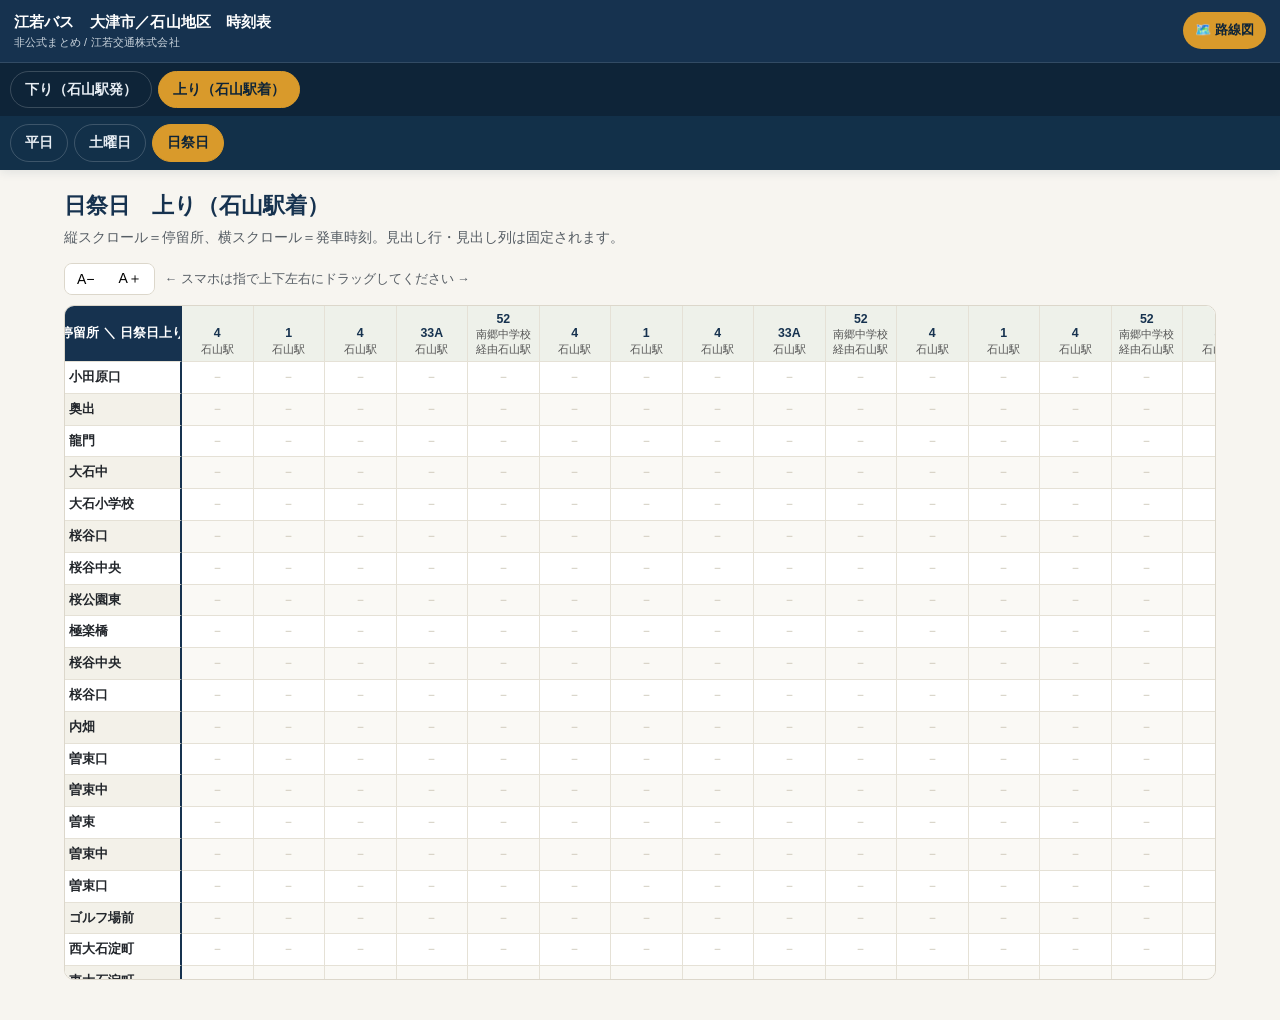
<file: nichisai-nobori.html>
<!DOCTYPE html>
<html lang="ja">
<head>
<meta charset="UTF-8">
<meta name="viewport" content="width=device-width, initial-scale=1, viewport-fit=cover">
<title>日祭日 上り | 江若バス（大石小学校線）時刻表</title>
<link rel="stylesheet" href="assets/style.css">
<link rel="stylesheet" href="assets/timetable-viewer.css">
</head>
<body>
<div id="site-nav"></div>

<main>
  <div class="page-head">
    <h1>日祭日　上り（石山駅着）</h1>
    <p>縦スクロール＝停留所、横スクロール＝発車時刻。見出し行・見出し列は固定されます。
  <!--    <a href="nichisai-nobori.html">画像表示に戻る</a></p> -->
  </div>

  <div class="tt-toolbar" id="zoom-bar">
    <span class="tt-zoom">
      <button type="button" data-zoom="out" aria-label="文字を小さく">A−</button>
      <button type="button" data-zoom="in" aria-label="文字を大きく">A＋</button>
    </span>
    <span class="hint">← スマホは指で上下左右にドラッグしてください →</span>
  </div>

  <div class="tt-wrap" id="tt-mount">
    <p style="padding:20px;color:#888;">データを読み込み中…（data/nichisai-nobori.json が見つからない場合はここに表示されません。scripts/xlsx_to_json.py で生成してください）</p>
  </div>
</main>

<script src="assets/nav.js" defer></script>
<script src="assets/timetable-viewer.js"></script>
<script>
  window.PAGE_TYPE = "timetable";
  window.PAGE_CAT = "nichisai";
  window.PAGE_DIR = "nobori";

  fetch("data/nichisai-nobori.json")
    .then(function (r) { if (!r.ok) throw new Error("not found"); return r.json(); })
    .then(function (data) {
      renderTimetable("tt-mount", data, { cornerLabel: "停留所 ＼ 日祭日上り" });
      setupTimetableZoom("zoom-bar", "#tt-mount");
    })
    .catch(function () {
      document.getElementById("tt-mount").innerHTML =
        '<p style="padding:20px;color:#b00;">data/nichisai-nobori.json が読み込めませんでした。scripts/xlsx_to_json.py で生成し、data/ フォルダに配置してください。</p>';
    });
</script>
</body>
</html>
</file>
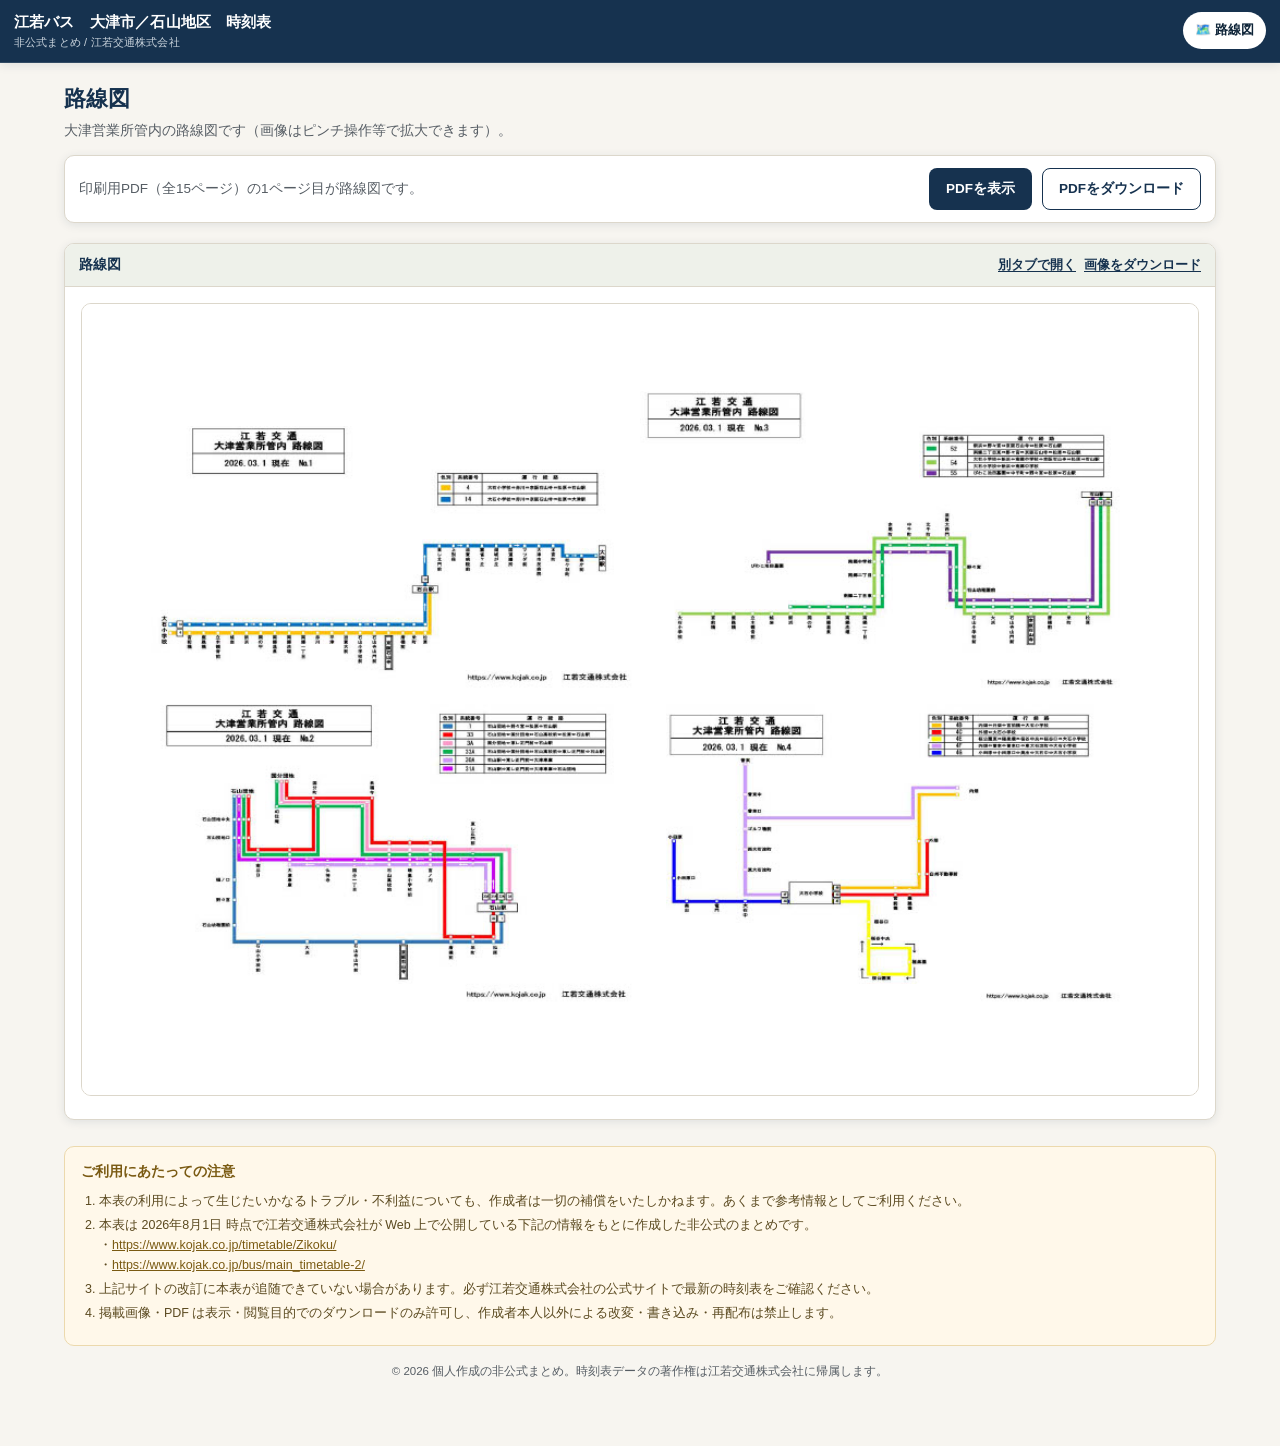
<file: rosenzu.html>
<!DOCTYPE html>
<html lang="ja">
<head>
<!-- Google tag (gtag.js) -->
<script async src="https://www.googletagmanager.com/gtag/js?id=G-2DYWLZQLLW"></script>
<script>
  window.dataLayer = window.dataLayer || [];
  function gtag(){dataLayer.push(arguments);}
  gtag('js', new Date());
  gtag('config', 'G-2DYWLZQLLW');
</script>
<meta charset="UTF-8">
<meta name="viewport" content="width=device-width, initial-scale=1, viewport-fit=cover">
<title>路線図 | 江若バス　大津市／石山地区</title>
<meta name="description" content="江若バス 江若バス　大津市／石山地区 路線図">
<link rel="stylesheet" href="assets/style.css">
</head>
<body>
<div id="site-nav"></div>

<main>
  <div class="page-head">
    <h1>路線図</h1>
    <p>大津営業所管内の路線図です（画像はピンチ操作等で拡大できます）。</p>
  </div>

  <div class="pdf-cta">
    <div class="txt">印刷用PDF（全15ページ）の1ページ目が路線図です。</div>
    <a class="btn btn-primary" href="pdf/kojak-timetable.pdf#page=1" target="_blank" rel="noopener">PDFを表示</a>
    <a class="btn btn-outline" href="pdf/kojak-timetable.pdf" download>PDFをダウンロード</a>
  </div>

  <div class="sheet">
    <div class="sheet-head">
      <span class="label">路線図</span>
      <span class="links">
        <a href="images/rosenzu-1.jpg" target="_blank" rel="noopener">別タブで開く</a>
        <a href="images/rosenzu-1.jpg" download>画像をダウンロード</a>
      </span>
    </div>
    <div class="map-wrap" style="padding:16px;">
      <img src="images/rosenzu-1.jpg" alt="江若バス大津営業所管内 路線図 石山駅, 松原, 栄町, 唐橋前, 京阪石山寺, 石山寺山門前, 大浜, 石山小学校前, 石山幼稚園前, 野々宮, 滋賀大西門, 北千町, 中千町, 赤尾町, 南郷中学校, 南郷二丁目, 南郷二丁目東, 滋賀大前, 平津, 赤川, 南郷1丁目, 南郷洗堰, 南郷温泉, 岡の平, 新浜, 蛙岩, 立木観音前, 鹿跳岩, 宮前橋, 大石小学校, 宮前橋, 白州不動尊前, 外畑, 東大石淀町, 西大石淀町, ゴルフ場前, 曽束口, 曽束中, 曽束,曽束中, 曽束口, 内畑, 桜谷口, 桜谷中央, 極楽橋, 桜公園東, 桜谷中央, 桜谷口, 大石小学校, 大石中, 龍門, 奥出, 小田原口, 小田原
" loading="lazy">
    </div>
  </div>

<section class="notice">
  <h2>ご利用にあたっての注意</h2>
  <ol>
    <li>本表の利用によって生じたいかなるトラブル・不利益についても、作成者は一切の補償をいたしかねます。あくまで参考情報としてご利用ください。</li>
    <li>本表は 2026年8月1日 時点で江若交通株式会社が Web 上で公開している下記の情報をもとに作成した非公式のまとめです。<br>
      ・<a href="https://www.kojak.co.jp/timetable/Zikoku/" target="_blank" rel="noopener">https://www.kojak.co.jp/timetable/Zikoku/</a><br>
      ・<a href="https://www.kojak.co.jp/bus/main_timetable-2/" target="_blank" rel="noopener">https://www.kojak.co.jp/bus/main_timetable-2/</a>
    </li>
    <li>上記サイトの改訂に本表が追随できていない場合があります。必ず江若交通株式会社の公式サイトで最新の時刻表をご確認ください。</li>
    <li>掲載画像・PDF は表示・閲覧目的でのダウンロードのみ許可し、作成者本人以外による改変・書き込み・再配布は禁止します。</li>
  </ol>
</section>

<footer>
  &copy; 2026 個人作成の非公式まとめ。時刻表データの著作権は江若交通株式会社に帰属します。
</footer>

<script>
  window.PAGE_TYPE = "map";
  
</script>
<script src="assets/nav.js" defer></script>
</body>
</html>
</file>
<file: assets/style.css>
/* ==========================================================
   江若バス 江若バス　大津市／石山地区　時刻表サイト 共通スタイル
   配色: 路線図の凡例色(紺・金・緑)をベースにした交通案内らしいトーン
   ========================================================== */
:root{
  --navy:      #16324f;   /* ヘッダー・基調色（紺） */
  --navy-dark: #0e2438;
  --gold:      #d99a2b;   /* アクセント（案内板の金） */
  --gold-dark: #b47c1c;
  --line-green:#5c8a3a;   /* 路線図に近い緑（サブアクセント） */
  --paper:     #f7f5f0;   /* 背景（紙色） */
  --ink:       #22262b;
  --ink-soft:  #565d64;
  --card:      #ffffff;
  --border:    #dcd7cb;
  --radius:    10px;
  --shadow:    0 2px 10px rgba(22,50,79,0.10);
  --focus:     #1f7ae0;
}

*{ box-sizing:border-box; }
html{ -webkit-text-size-adjust:100%; }

body{
  margin:0;
  background:var(--paper);
  color:var(--ink);
  font-family:"Hiragino Sans","Yu Gothic",-apple-system,BlinkMacSystemFont,"Segoe UI",sans-serif;
  line-height:1.6;
  min-height:100vh;
  display:flex;
  flex-direction:column;
}

a{ color:inherit; }
:focus-visible{
  outline:3px solid var(--focus);
  outline-offset:2px;
}

/* ---------- ナビゲーション（nav.js が #site-nav に描画） ---------- */
#site-nav{
  position:sticky; top:0; z-index:50;
  background:var(--navy);
  box-shadow:var(--shadow);
}
.nav-top{
  display:flex; align-items:center; justify-content:space-between;
  gap:12px; padding:10px 14px;
  border-bottom:1px solid rgba(255,255,255,0.12);
}
.site-title{
  color:#fff; font-weight:700; font-size:15px; text-decoration:none;
  letter-spacing:.01em;
}
.site-title small{ display:block; font-weight:400; font-size:11px; color:#c9d3dc; }
.btn-map{
  display:inline-flex; align-items:center; gap:6px;
  background:var(--gold); color:var(--navy-dark);
  font-weight:700; font-size:13px;
  padding:8px 12px; border-radius:999px; text-decoration:none;
  white-space:nowrap;
  transition:filter .15s ease;
}
.btn-map:hover{ filter:brightness(1.08); }
.btn-map.active{ background:#fff; }

.nav-dir, .nav-cat{
  display:flex; gap:6px; overflow-x:auto;
  padding:8px 10px;
  -webkit-overflow-scrolling:touch;
  scrollbar-width:thin;
}
.nav-dir{ background:var(--navy-dark); }
.nav-cat{ background:#123049; }

.tab{
  flex:0 0 auto;
  color:#e7edf3; text-decoration:none;
  font-size:13.5px; font-weight:600;
  padding:7px 14px;
  border-radius:999px;
  border:1px solid rgba(255,255,255,0.18);
  white-space:nowrap;
  transition:background .15s ease, color .15s ease;
}
.tab:hover{ background:rgba(255,255,255,0.10); }
.tab.active{
  background:var(--gold);
  color:var(--navy-dark);
  border-color:var(--gold);
}

/* ---------- メインコンテンツ ---------- */
main{ flex:1; width:100%; max-width:1180px; margin:0 auto; padding:18px 14px 40px; }

.page-head{ margin-bottom:14px; }
.page-head h1{
  margin:0 0 4px; font-size:22px; font-weight:800; color:var(--navy);
}
.page-head p{ margin:0; color:var(--ink-soft); font-size:13.5px; }

.pdf-cta{
  display:flex; flex-wrap:wrap; align-items:center; gap:10px;
  background:var(--card); border:1px solid var(--border);
  border-radius:var(--radius); padding:12px 14px; margin:14px 0 20px;
  box-shadow:var(--shadow);
}
.pdf-cta .txt{ font-size:13.5px; color:var(--ink-soft); flex:1 1 220px; }
.btn{
  display:inline-flex; align-items:center; gap:6px;
  font-size:13.5px; font-weight:700; text-decoration:none;
  padding:9px 16px; border-radius:8px; border:1px solid transparent;
  cursor:pointer;
}
.btn-primary{ background:var(--navy); color:#fff; }
.btn-primary:hover{ background:var(--navy-dark); }
.btn-outline{ background:#fff; color:var(--navy); border-color:var(--navy); }
.btn-outline:hover{ background:#eef2f6; }

/* ---------- 時刻表画像カード ---------- */
.sheet{
  background:var(--card); border:1px solid var(--border);
  border-radius:var(--radius); box-shadow:var(--shadow);
  margin-bottom:22px; overflow:hidden;
}
.sheet-head{
  display:flex; align-items:center; justify-content:space-between; gap:10px;
  padding:10px 14px; background:#eef1ea; border-bottom:1px solid var(--border);
}
.sheet-head .label{ font-weight:700; font-size:13.5px; color:var(--navy); }
.sheet-head .links{ display:flex; gap:8px; flex-wrap:wrap; }
.sheet-head .links a{
  font-size:12.5px; font-weight:600; color:var(--navy);
  text-decoration:underline; text-underline-offset:2px;
}

.img-scroll{
  overflow-x:auto; overflow-y:hidden;
  -webkit-overflow-scrolling:touch;
  background:#e9e5da;
  display:flex; justify-content:flex-start;
  touch-action:pan-x pan-y pinch-zoom;
}
.img-scroll img{
  display:block;
  height:min(80vh, 900px);
  width:auto;
  max-width:none;      /* 実寸を保ち、はみ出た分は横スクロール */
  user-select:none;
  -webkit-user-drag:none;
}
.scroll-hint{
  font-size:12px; color:var(--ink-soft); padding:6px 14px 0;
}

/* ---------- 路線図ページ ---------- */
.map-wrap{ text-align:center; }
.map-wrap img{ width:100%; height:auto; max-width:1400px; border-radius:var(--radius); border:1px solid var(--border); background:#fff; }

/* ---------- 注意書き ---------- */
.notice{
  margin-top:26px; padding:14px 16px;
  background:#fff8ea; border:1px solid #ecd9ad;
  border-radius:var(--radius); font-size:12.5px; color:#5b4a20;
}
.notice h2{ margin:0 0 8px; font-size:13.5px; color:#7a5a12; }
.notice ol{ margin:0 0 8px 18px; padding:0; }
.notice li{ margin-bottom:4px; }
.notice a{ color:#7a5a12; text-decoration:underline; }

footer{
  text-align:center; font-size:11.5px; color:var(--ink-soft);
  padding:16px 10px 26px;
}

/* ---------- 印刷 ---------- */
@media print{
  #site-nav, .pdf-cta, footer{ display:none; }
  .img-scroll{ overflow:visible; }
  .sheet{ box-shadow:none; border:none; break-inside:avoid; }
}

/* ---------- スマホ横向き調整 ---------- */
@media (max-width:820px){
  .site-title{ font-size:13.5px; }
  .page-head h1{ font-size:19px; }
  .img-scroll img{ height:62vh; }
}
@media (orientation:landscape) and (max-height:520px){
  .img-scroll img{ height:78vh; }
  #site-nav{ position:static; } /* 横向き低高さ端末ではナビ固定を解除し画像領域を確保 */
}
</file>
<file: assets/timetable-viewer.css>
/* ==========================================================
   timetable-viewer.css  (CSS Grid版)
   Excelの「ウィンドウ枠の固定」相当を CSS position:sticky で再現。
   縦スクロール = 停留所（行）が流れる
   横スクロール = 時刻（列）が流れる
   見出し行・見出し列・左上の角セルは常に固定表示。

   ★ 以前は <table> + table-layout:fixed + colgroup で列幅を固定して
     いましたが、ブラウザによって「折り返せない内容（時刻文字列など）の
     最小幅」を優先してしまい、指定した width が効かないケースがあった
     ため、table を使わず CSS Grid に置き換えています。
     Gridは grid-template-columns の値が内容量に一切左右されないため、
     この種の問題が原理的に起こりません。
   ========================================================== */

.tt-toolbar{
  display:flex; align-items:center; gap:10px; flex-wrap:wrap;
  margin-bottom:10px;
}
.tt-toolbar .hint{ font-size:12.5px; color:var(--ink-soft, #666); }
.tt-zoom{
  display:inline-flex; border:1px solid var(--border,#ccc); border-radius:8px; overflow:hidden;
}
.tt-zoom button{
  border:none; background:#fff; padding:6px 12px; font-size:14px; cursor:pointer;
}
.tt-zoom button:hover{ background:#eee; }

/* スクロール領域。ここが縦横スクロールの舞台になる */
.tt-wrap{
  overflow:auto;
  max-height:75vh;
  border:1px solid var(--border,#ccc);
  border-radius:10px;
  background:#fff;
  -webkit-overflow-scrolling:touch;
  overscroll-behavior:contain;
}

/* ---- 列幅はここで決める（編集する場所はこの2つだけでOK） ----
   --tt-stop-w = 左端の停留所名列の幅（全角6文字ぶんが目安）
   --tt-data-w = 系統・行先・時刻の各列の幅（全角5文字ぶんが目安）
   ※ Gridなので、ここの数値を変えれば必ずその通りの幅になる
     （contentの内容量に左右されない）。 */
.tt-grid{
  --tt-stop-w: 9.0em;
  --tt-data-w: 5.5em;

  display:grid;
  grid-auto-rows:min-content;
  font-size:var(--tt-font-size, 13px);
  width:max-content;   /* 自身のトラック幅の合計ぶん確保し、shrinkさせない */
}

.tt-cell{
  padding:5px 4px;
  border-right:1px solid #e5e1d6;
  border-bottom:1px solid #e5e1d6;
  box-sizing:border-box;
  display:flex;
  align-items:center;
  justify-content:center;
  text-align:center;
  overflow:hidden;
  min-width:0;   /* Gridアイテムの暗黙のmin-widthをリセットし、内容がはみ出ないようにする */
}

/* ---- 見出し行（系統・行先）: 上端固定。幅を超えたら折り返す ---- */
.tt-cell.head{
  position:sticky;
  top:0;
  z-index:2;
  background:#eef1ea;
  color:var(--navy,#16324f);
  flex-direction:column;
  align-items:stretch;
  justify-content:flex-end;
  line-height:1.35;
  white-space:normal;
  overflow-wrap:break-word;
  word-break:break-all;  /* スペースの無いCJK文字列も強制的に折り返す */
}
.tt-cell.head .tt-route{ font-weight:800; font-size:0.95em; text-align:center; }
.tt-cell.head .tt-dest{ font-weight:500; font-size:0.82em; color:#555; text-align:center; }

/* ---- 見出し列（停留所名）: 左端固定。折り返さず、はみ出したら省略記号 ---- */
.tt-cell.stop{
  position:sticky;
  left:0;
  z-index:1;
  background:#fff;
  justify-content:flex-start;
  border-right:2px solid var(--navy,#16324f);
  font-weight:700;
  white-space:nowrap;
  text-overflow:ellipsis;
}
.tt-cell.stop.row-even{ background:#f3f1e9; }

/* ---- 左上の角セル: 縦横両方固定（最優先＝一番手前） ---- */
.tt-cell.corner{
  position:sticky;
  left:0;
  top:0;
  z-index:3;
  background:var(--navy,#16324f);
  color:#fff;
  font-weight:700;
  border-right:2px solid var(--navy,#16324f);
  white-space:nowrap;
  text-overflow:ellipsis;
}

/* ---- データセル（時刻） ---- */
.tt-cell.time{ white-space:nowrap; }
.tt-cell.time.row-even{ background:#faf9f5; }

.tt-cell.empty{ color:#c8c2b2; }
.tt-cell.through{ color:#8fa0ad; font-weight:400; }  /* ｜・レ：通過（運行は継続） */

/* Excelの「始発／終着」太罫線を再現。
   run-start = その便でこの停留所が最初に値を持つセル（＝始発）
   run-end   = その便でこの停留所が最後に値を持つセル（＝終着） */
.tt-cell.run-start{ border-top:3px solid var(--navy,#16324f); }
.tt-cell.run-end{ border-bottom:3px solid var(--navy,#16324f); }
.tt-cell.now{ outline:2px solid #d99a2b; outline-offset:-2px; }

@media (max-width:820px){
  .tt-grid{ font-size: var(--tt-font-size, 12px); }
  .tt-cell{ padding:5px 3px; }
}
</file>
